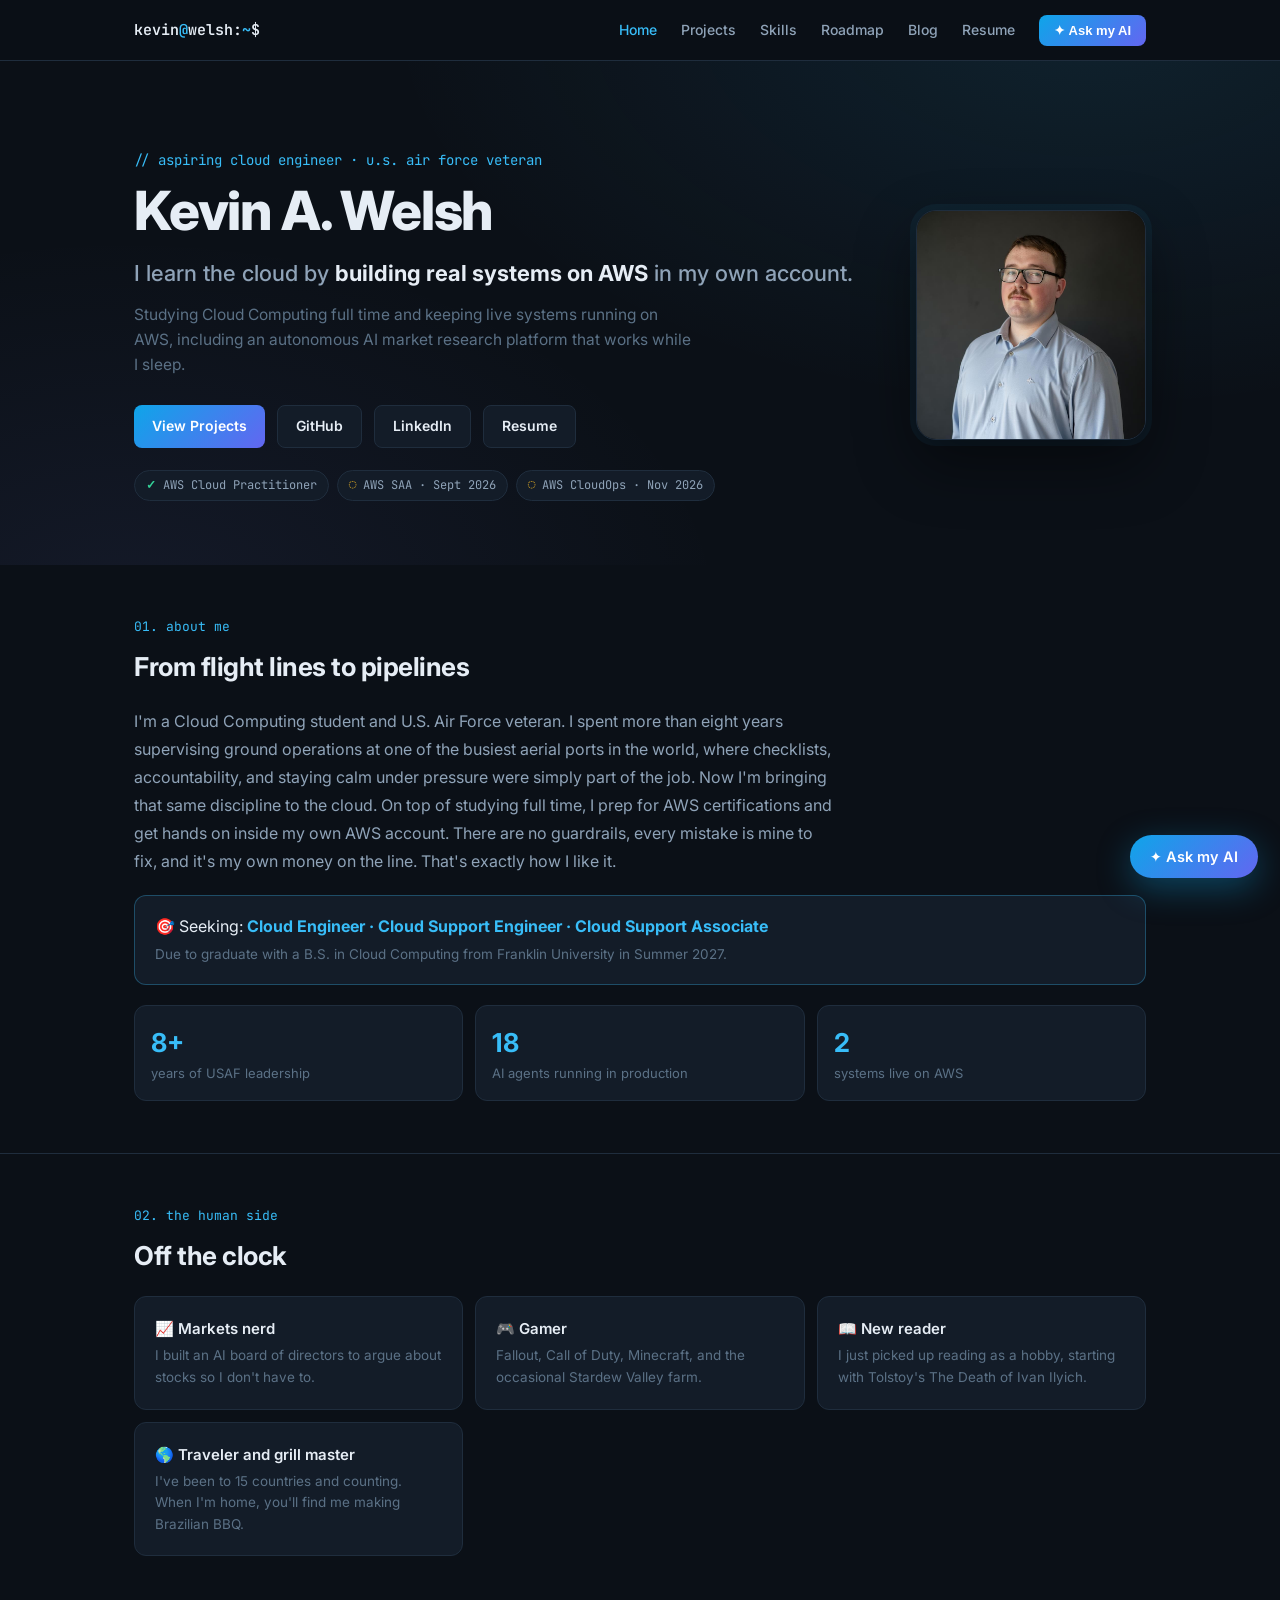
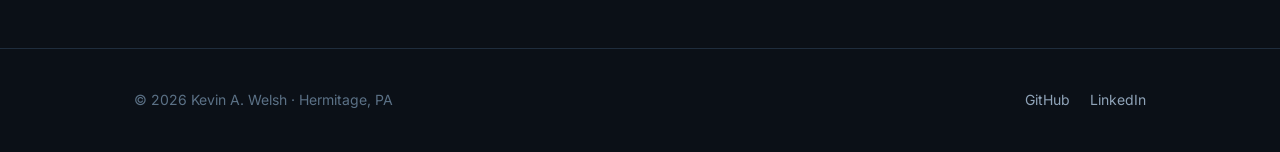
<file: index.html>
<!DOCTYPE html>
<html lang="en">
<head>
<meta charset="UTF-8">
<meta name="viewport" content="width=device-width, initial-scale=1.0">
<title>Kevin A. Welsh — Cloud Engineer</title>
<meta name="description" content="Kevin Welsh is a Cloud Computing student and U.S. Air Force veteran building real systems on AWS.">
<link rel="preconnect" href="https://fonts.googleapis.com">
<link rel="preconnect" href="https://fonts.gstatic.com" crossorigin>
<link href="https://fonts.googleapis.com/css2?family=Inter:wght@400;500;600;700;800&family=JetBrains+Mono:wght@400;500;600&display=swap" rel="stylesheet">
<link rel="stylesheet" href="style.css">
</head>
<body>

<nav>
  <div class="wrap nav-inner">
    <a class="logo" href="index.html">kevin<span>@</span>welsh:<span>~</span>$</a>
    <div class="nav-links">
      <a href="index.html" class="active">Home</a>
      <a href="projects.html">Projects</a>
      <a href="skills.html">Skills</a>
      <a href="roadmap.html">Roadmap</a>
      <a href="blog.html">Blog</a>
      <a href="resume.html">Resume</a>
      <button class="btn-ai btn" type="button">✦ Ask my AI</button>
    </div>
  </div>
</nav>

<header class="hero-wrap">
  <div class="wrap hero">
    <div class="hero-text">
      <div class="kicker">// aspiring cloud engineer · u.s. air force veteran</div>
      <h1>Kevin A. Welsh</h1>
      <div class="role">I learn the cloud by <b>building real systems on AWS</b> in my own account.</div>
      <p class="hero-sub">Studying Cloud Computing full time and keeping live systems running on AWS, including an autonomous AI market research platform that works while I sleep.</p>
      <div class="hero-cta">
        <a class="btn btn-primary" href="projects.html">View Projects</a>
        <a class="btn" href="https://github.com/Welsh-Kevin" target="_blank" rel="noopener">GitHub</a>
        <a class="btn" href="https://www.linkedin.com/in/welsh-kevin" target="_blank" rel="noopener">LinkedIn</a>
        <a class="btn" href="resume.html">Resume</a>
      </div>
      <div class="badges">
        <span class="badge"><b>✓</b> AWS Cloud Practitioner</span>
        <span class="badge"><b class="pend">◌</b> AWS SAA · Sept 2026</span>
        <span class="badge"><b class="pend">◌</b> AWS CloudOps · Nov 2026</span>
      </div>
    </div>
    <img class="hero-photo" src="photo.jpg" alt="Kevin A. Welsh" onerror="this.style.display='none'">
  </div>
</header>

<section id="about">
  <div class="wrap">
    <div class="sec-label">01. about me</div>
    <h2>From flight lines to pipelines</h2>
    <p class="lead">I'm a Cloud Computing student and U.S. Air Force veteran. I spent more than eight years supervising ground operations at one of the busiest aerial ports in the world, where checklists, accountability, and staying calm under pressure were simply part of the job. Now I'm bringing that same discipline to the cloud. On top of studying full time, I prep for AWS certifications and get hands on inside my own AWS account. There are no guardrails, every mistake is mine to fix, and it's my own money on the line. That's exactly how I like it.</p>

    <div class="seek">
      <div>🎯 Seeking: <b>Cloud Engineer · Cloud Support Engineer · Cloud Support Associate</b></div>
      <div class="sub">Due to graduate with a B.S. in Cloud Computing from Franklin University in Summer 2027.</div>
    </div>

    <div class="grid-3">
      <div class="stat"><div class="n">8+</div><div class="l">years of USAF leadership</div></div>
      <div class="stat"><div class="n">18</div><div class="l">AI agents running in production</div></div>
      <div class="stat"><div class="n">2</div><div class="l">systems live on AWS</div></div>
    </div>
  </div>
</section>

<section id="human">
  <div class="wrap">
    <div class="sec-label">02. the human side</div>
    <h2>Off the clock</h2>
    <div class="grid-2">
      <div class="card mini-card">
        <h4>📈 Markets nerd</h4>
        <p>I built an AI board of directors to argue about stocks so I don't have to.</p>
      </div>
      <div class="card mini-card">
        <h4>🎮 Gamer</h4>
        <p>Fallout, Call of Duty, Minecraft, and the occasional Stardew Valley farm.</p>
      </div>
      <div class="card mini-card">
        <h4>📖 New reader</h4>
        <p>I just picked up reading as a hobby, starting with Tolstoy's The Death of Ivan Ilyich.</p>
      </div>
      <div class="card mini-card">
        <h4>🌎 Traveler and grill master</h4>
        <p>I've been to 15 countries and counting. When I'm home, you'll find me making Brazilian BBQ.</p>
      </div>
    </div>
  </div>
</section>

<footer>
  <div class="wrap foot">
    <div>© 2026 Kevin A. Welsh · Hermitage, PA</div>
    <div class="foot-links">
      <a href="https://github.com/Welsh-Kevin" target="_blank" rel="noopener">GitHub</a>
      <a href="https://www.linkedin.com/in/welsh-kevin" target="_blank" rel="noopener">LinkedIn</a>
    </div>
  </div>
</footer>

<script src="site.js"></script>
</body>
</html>
</file>
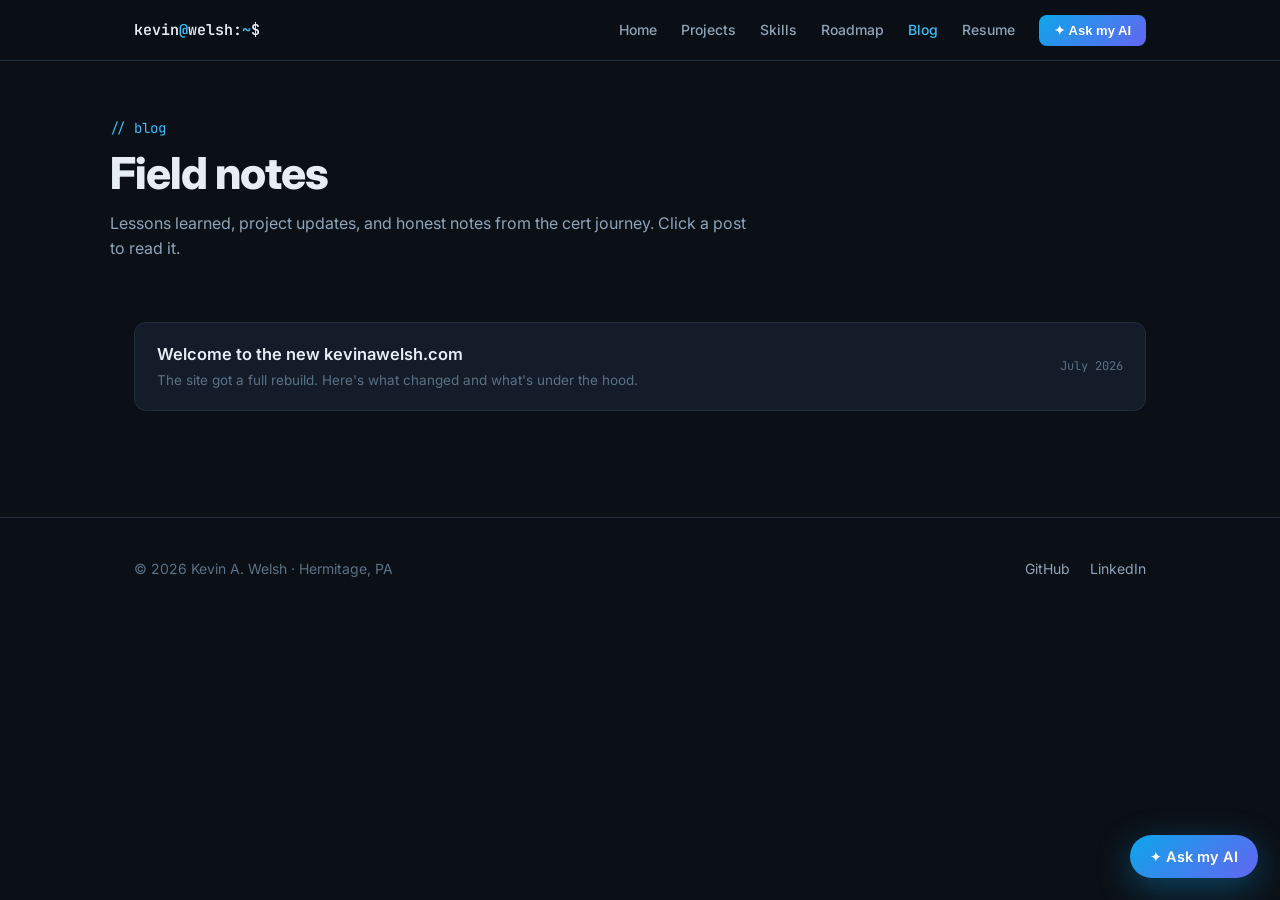
<file: blog.html>
<!DOCTYPE html>
<html lang="en">
<head>
<meta charset="UTF-8">
<meta name="viewport" content="width=device-width, initial-scale=1.0">
<title>Blog — Kevin A. Welsh</title>
<meta name="description" content="Field notes from Kevin Welsh: lessons learned, project updates, and the cert journey.">
<link rel="preconnect" href="https://fonts.googleapis.com">
<link rel="preconnect" href="https://fonts.gstatic.com" crossorigin>
<link href="https://fonts.googleapis.com/css2?family=Inter:wght@400;500;600;700;800&family=JetBrains+Mono:wght@400;500;600&display=swap" rel="stylesheet">
<link rel="stylesheet" href="style.css">
</head>
<body>

<nav>
  <div class="wrap nav-inner">
    <a class="logo" href="index.html">kevin<span>@</span>welsh:<span>~</span>$</a>
    <div class="nav-links">
      <a href="index.html">Home</a>
      <a href="projects.html">Projects</a>
      <a href="skills.html">Skills</a>
      <a href="roadmap.html">Roadmap</a>
      <a href="blog.html" class="active">Blog</a>
      <a href="resume.html">Resume</a>
      <button class="btn-ai btn" type="button">✦ Ask my AI</button>
    </div>
  </div>
</nav>

<div class="wrap page-head">
  <div class="kicker">// blog</div>
  <h1>Field notes</h1>
  <p class="page-sub">Lessons learned, project updates, and honest notes from the cert journey. Click a post to read it.</p>
</div>

<section>
  <div class="wrap" id="posts"></div>
</section>

<footer>
  <div class="wrap foot">
    <div>© 2026 Kevin A. Welsh · Hermitage, PA</div>
    <div class="foot-links">
      <a href="https://github.com/Welsh-Kevin" target="_blank" rel="noopener">GitHub</a>
      <a href="https://www.linkedin.com/in/welsh-kevin" target="_blank" rel="noopener">LinkedIn</a>
    </div>
  </div>
</footer>

<script>
/* ================= ADD BLOG POSTS HERE =================
   Newest post goes at the TOP of the list.
   Each post: date, title, summary (one line shown in the list),
   and body (an array of paragraphs, each in quotes).
   Write plain text. Push to publish.

   Template to copy:
   {
     date: "Month 2026",
     title: "Post title",
     summary: "One line shown under the title.",
     body: [
       "First paragraph.",
       "Second paragraph.",
     ],
   },
*/

const POSTS = [
  {
    date: "July 2026",
    title: "Welcome to the new kevinawelsh.com",
    summary: "The site got a full rebuild. Here's what changed and what's under the hood.",
    body: [
      "This site started as a single page hosting my resume for the Cloud Resume Challenge. It has grown into a full portfolio: projects, a roadmap recruiters can actually follow, this blog, and an AI assistant in the corner that runs on the same AWS and Bedrock stack I build with.",
      "Under the hood, nothing exotic. Static files on S3 behind CloudFront, deployed by GitHub Actions with the cache invalidated on every push. The AI assistant is a small Lambda with preset questions, response caching, and hard cost caps. Simple, cheap, and every piece of it is mine to maintain.",
    ],
  },
];
/* ================= END EDITABLE SECTION ================= */

document.getElementById("posts").innerHTML = POSTS.length ? POSTS.map(p => `
  <details class="post">
    <summary>
      <div><div class="pt">${p.title}</div><div class="ps">${p.summary}</div></div>
      <span class="pd">${p.date}</span>
    </summary>
    <div class="pbody">${p.body.map(t => `<p>${t}</p>`).join("")}</div>
  </details>`).join("")
  : '<div class="card" style="color:var(--muted)">First post coming soon.</div>';
</script>
<script src="site.js"></script>
</body>
</html>
</file>
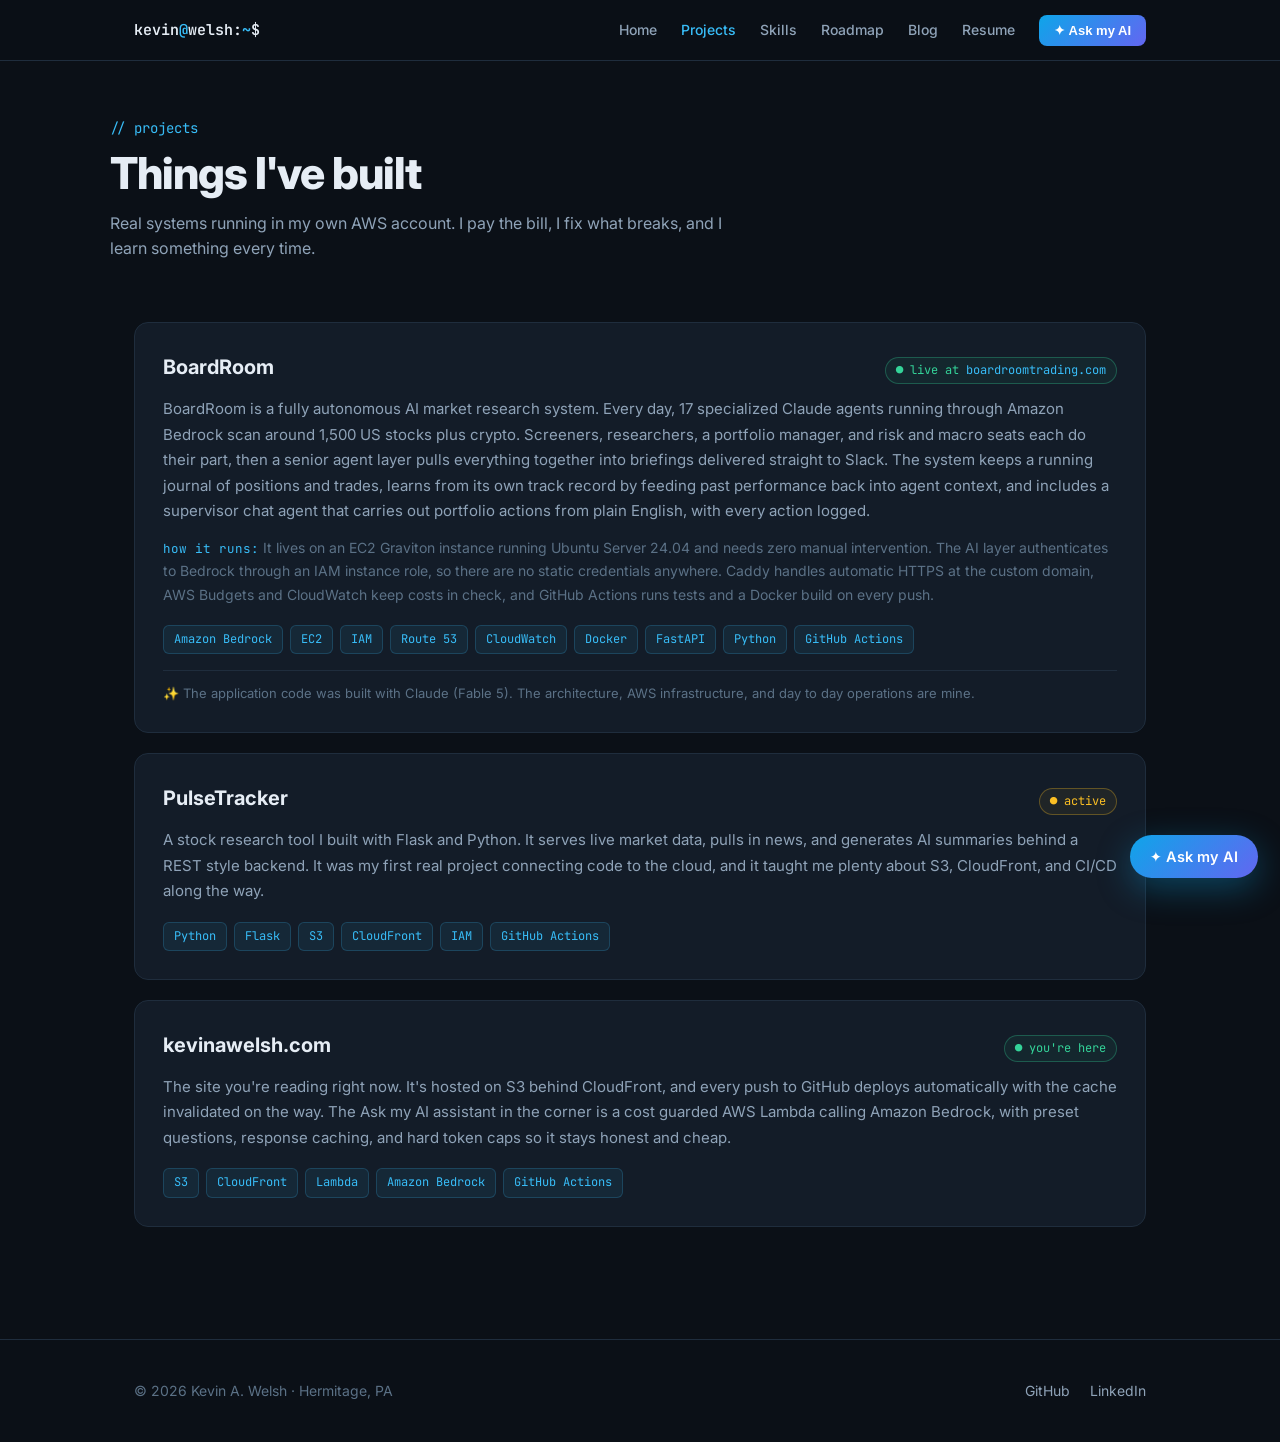
<file: projects.html>
<!DOCTYPE html>
<html lang="en">
<head>
<meta charset="UTF-8">
<meta name="viewport" content="width=device-width, initial-scale=1.0">
<title>Projects — Kevin A. Welsh</title>
<meta name="description" content="Projects Kevin Welsh has built on AWS, including BoardRoom, an autonomous AI market research system.">
<link rel="preconnect" href="https://fonts.googleapis.com">
<link rel="preconnect" href="https://fonts.gstatic.com" crossorigin>
<link href="https://fonts.googleapis.com/css2?family=Inter:wght@400;500;600;700;800&family=JetBrains+Mono:wght@400;500;600&display=swap" rel="stylesheet">
<link rel="stylesheet" href="style.css">
</head>
<body>

<nav>
  <div class="wrap nav-inner">
    <a class="logo" href="index.html">kevin<span>@</span>welsh:<span>~</span>$</a>
    <div class="nav-links">
      <a href="index.html">Home</a>
      <a href="projects.html" class="active">Projects</a>
      <a href="skills.html">Skills</a>
      <a href="roadmap.html">Roadmap</a>
      <a href="blog.html">Blog</a>
      <a href="resume.html">Resume</a>
      <button class="btn-ai btn" type="button">✦ Ask my AI</button>
    </div>
  </div>
</nav>

<div class="wrap page-head">
  <div class="kicker">// projects</div>
  <h1>Things I've built</h1>
  <p class="page-sub">Real systems running in my own AWS account. I pay the bill, I fix what breaks, and I learn something every time.</p>
</div>

<section>
  <div class="wrap">

    <!-- To add a project: copy one of the <div class="proj"> blocks below,
         paste it where you want it, and edit the text. That's it. -->

    <div class="proj">
      <div class="proj-head">
        <h3>BoardRoom</h3>
        <span class="proj-tag live">● live at <a href="https://boardroomtrading.com" target="_blank" rel="noopener">boardroomtrading.com</a></span>
      </div>
      <p>BoardRoom is a fully autonomous AI market research system. Every day, 17 specialized Claude agents running through Amazon Bedrock scan around 1,500 US stocks plus crypto. Screeners, researchers, a portfolio manager, and risk and macro seats each do their part, then a senior agent layer pulls everything together into briefings delivered straight to Slack. The system keeps a running journal of positions and trades, learns from its own track record by feeding past performance back into agent context, and includes a supervisor chat agent that carries out portfolio actions from plain English, with every action logged.</p>
      <p class="infra"><span class="k">how it runs:</span> It lives on an EC2 Graviton instance running Ubuntu Server 24.04 and needs zero manual intervention. The AI layer authenticates to Bedrock through an IAM instance role, so there are no static credentials anywhere. Caddy handles automatic HTTPS at the custom domain, AWS Budgets and CloudWatch keep costs in check, and GitHub Actions runs tests and a Docker build on every push.</p>
      <div class="stack">
        <span class="chip">Amazon Bedrock</span><span class="chip">EC2</span><span class="chip">IAM</span><span class="chip">Route 53</span><span class="chip">CloudWatch</span><span class="chip">Docker</span><span class="chip">FastAPI</span><span class="chip">Python</span><span class="chip">GitHub Actions</span>
      </div>
      <div class="credit">✨ The application code was built with Claude (Fable 5). The architecture, AWS infrastructure, and day to day operations are mine.</div>
    </div>

    <div class="proj">
      <div class="proj-head">
        <h3>PulseTracker</h3>
        <span class="proj-tag">● active</span>
      </div>
      <p>A stock research tool I built with Flask and Python. It serves live market data, pulls in news, and generates AI summaries behind a REST style backend. It was my first real project connecting code to the cloud, and it taught me plenty about S3, CloudFront, and CI/CD along the way.</p>
      <div class="stack">
        <span class="chip">Python</span><span class="chip">Flask</span><span class="chip">S3</span><span class="chip">CloudFront</span><span class="chip">IAM</span><span class="chip">GitHub Actions</span>
      </div>
    </div>

    <div class="proj">
      <div class="proj-head">
        <h3>kevinawelsh.com</h3>
        <span class="proj-tag live">● you're here</span>
      </div>
      <p>The site you're reading right now. It's hosted on S3 behind CloudFront, and every push to GitHub deploys automatically with the cache invalidated on the way. The Ask my AI assistant in the corner is a cost guarded AWS Lambda calling Amazon Bedrock, with preset questions, response caching, and hard token caps so it stays honest and cheap.</p>
      <div class="stack">
        <span class="chip">S3</span><span class="chip">CloudFront</span><span class="chip">Lambda</span><span class="chip">Amazon Bedrock</span><span class="chip">GitHub Actions</span>
      </div>
    </div>

  </div>
</section>

<footer>
  <div class="wrap foot">
    <div>© 2026 Kevin A. Welsh · Hermitage, PA</div>
    <div class="foot-links">
      <a href="https://github.com/Welsh-Kevin" target="_blank" rel="noopener">GitHub</a>
      <a href="https://www.linkedin.com/in/welsh-kevin" target="_blank" rel="noopener">LinkedIn</a>
    </div>
  </div>
</footer>

<script src="site.js"></script>
</body>
</html>
</file>
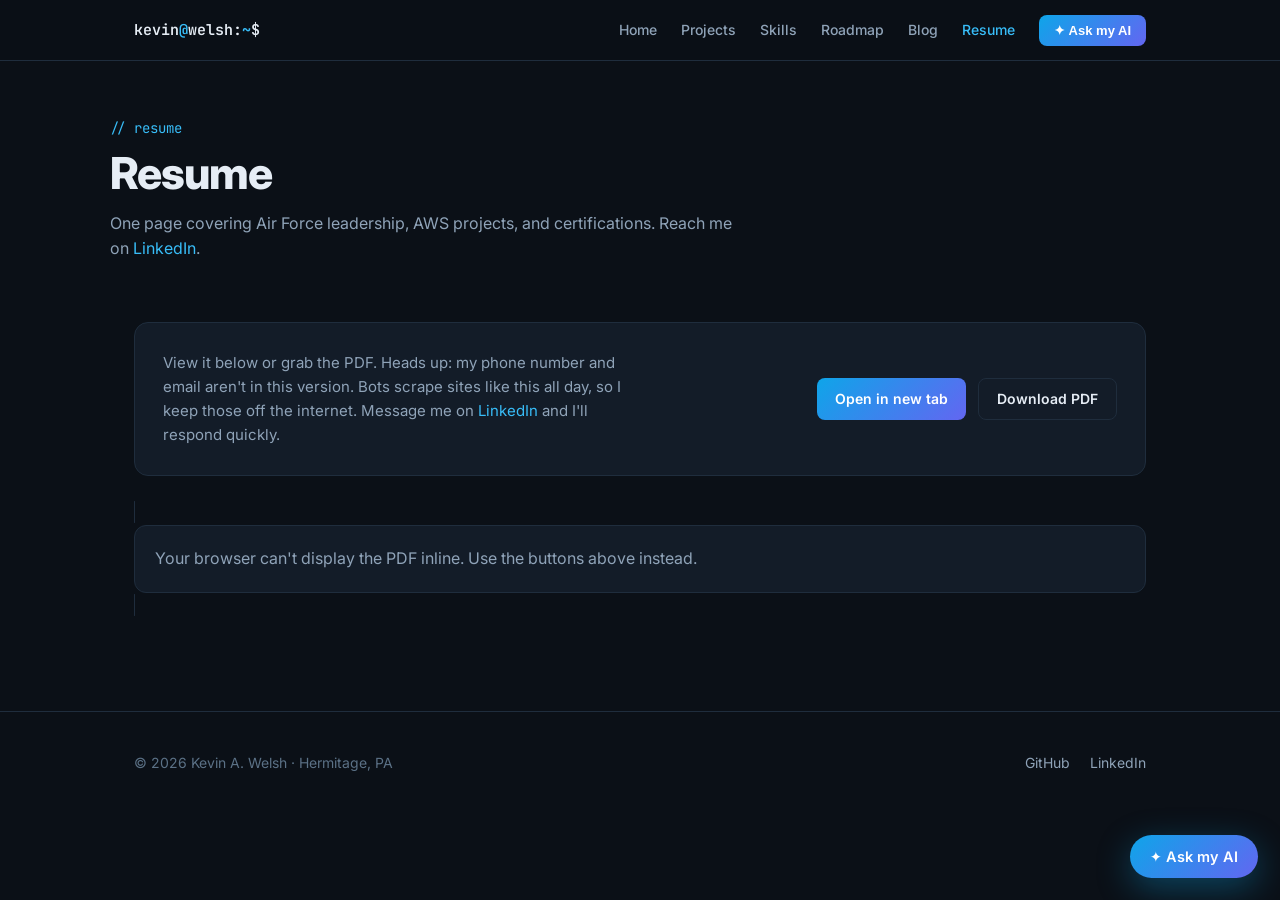
<file: resume.html>
<!DOCTYPE html>
<html lang="en">
<head>
<meta charset="UTF-8">
<meta name="viewport" content="width=device-width, initial-scale=1.0">
<title>Resume — Kevin A. Welsh</title>
<meta name="description" content="Kevin Welsh's resume.">
<link rel="preconnect" href="https://fonts.googleapis.com">
<link rel="preconnect" href="https://fonts.gstatic.com" crossorigin>
<link href="https://fonts.googleapis.com/css2?family=Inter:wght@400;500;600;700;800&family=JetBrains+Mono:wght@400;500;600&display=swap" rel="stylesheet">
<link rel="stylesheet" href="style.css">
</head>
<body>

<nav>
  <div class="wrap nav-inner">
    <a class="logo" href="index.html">kevin<span>@</span>welsh:<span>~</span>$</a>
    <div class="nav-links">
      <a href="index.html">Home</a>
      <a href="projects.html">Projects</a>
      <a href="skills.html">Skills</a>
      <a href="roadmap.html">Roadmap</a>
      <a href="blog.html">Blog</a>
      <a href="resume.html" class="active">Resume</a>
      <button class="btn-ai btn" type="button">✦ Ask my AI</button>
    </div>
  </div>
</nav>

<div class="wrap page-head">
  <div class="kicker">// resume</div>
  <h1>Resume</h1>
  <p class="page-sub">One page covering Air Force leadership, AWS projects, and certifications. Reach me on <a href="https://www.linkedin.com/in/welsh-kevin" target="_blank" rel="noopener">LinkedIn</a>.</p>
</div>

<section>
  <div class="wrap">
    <div class="resume-box">
      <p>View it below or grab the PDF. Heads up: my phone number and email aren't in this version. Bots scrape sites like this all day, so I keep those off the internet. Message me on <a href="https://www.linkedin.com/in/welsh-kevin" target="_blank" rel="noopener">LinkedIn</a> and I'll respond quickly.</p>
      <div style="display:flex;gap:12px;flex-wrap:wrap">
        <a class="btn btn-primary" href="Kevin_Welsh_Resume.pdf" target="_blank">Open in new tab</a>
        <a class="btn" href="Kevin_Welsh_Resume.pdf" download>Download PDF</a>
      </div>
    </div>
    <object class="pdf-frame" data="Kevin_Welsh_Resume.pdf" type="application/pdf">
      <div class="card" style="color:var(--muted)">Your browser can't display the PDF inline. Use the buttons above instead.</div>
    </object>
  </div>
</section>

<footer>
  <div class="wrap foot">
    <div>© 2026 Kevin A. Welsh · Hermitage, PA</div>
    <div class="foot-links">
      <a href="https://github.com/Welsh-Kevin" target="_blank" rel="noopener">GitHub</a>
      <a href="https://www.linkedin.com/in/welsh-kevin" target="_blank" rel="noopener">LinkedIn</a>
    </div>
  </div>
</footer>

<script src="site.js"></script>
</body>
</html>
</file>
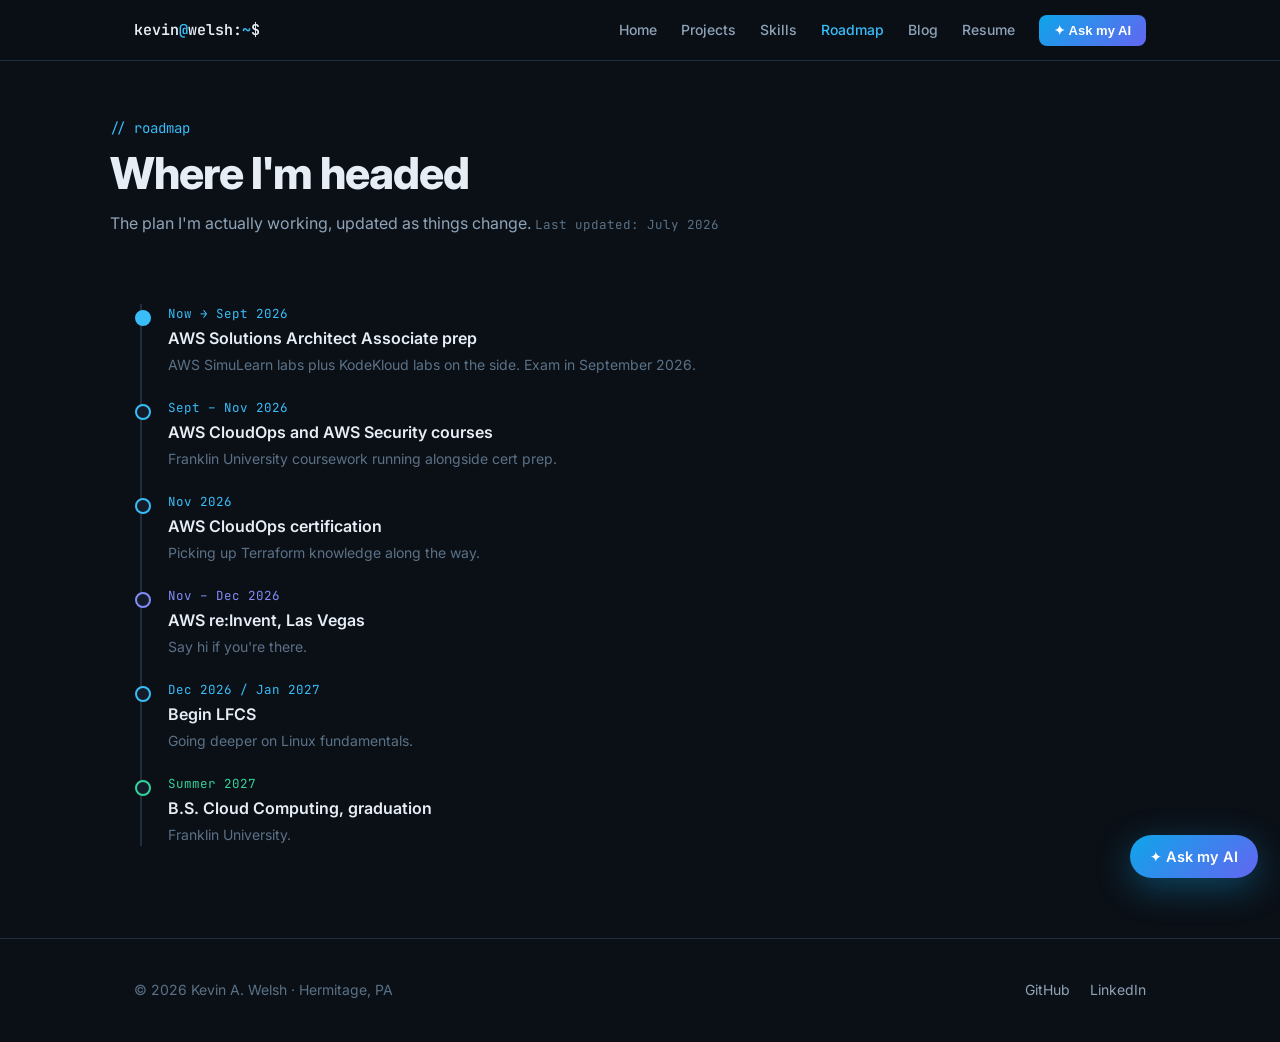
<file: roadmap.html>
<!DOCTYPE html>
<html lang="en">
<head>
<meta charset="UTF-8">
<meta name="viewport" content="width=device-width, initial-scale=1.0">
<title>Roadmap — Kevin A. Welsh</title>
<meta name="description" content="Kevin Welsh's certification and learning roadmap.">
<link rel="preconnect" href="https://fonts.googleapis.com">
<link rel="preconnect" href="https://fonts.gstatic.com" crossorigin>
<link href="https://fonts.googleapis.com/css2?family=Inter:wght@400;500;600;700;800&family=JetBrains+Mono:wght@400;500;600&display=swap" rel="stylesheet">
<link rel="stylesheet" href="style.css">
</head>
<body>

<nav>
  <div class="wrap nav-inner">
    <a class="logo" href="index.html">kevin<span>@</span>welsh:<span>~</span>$</a>
    <div class="nav-links">
      <a href="index.html">Home</a>
      <a href="projects.html">Projects</a>
      <a href="skills.html">Skills</a>
      <a href="roadmap.html" class="active">Roadmap</a>
      <a href="blog.html">Blog</a>
      <a href="resume.html">Resume</a>
      <button class="btn-ai btn" type="button">✦ Ask my AI</button>
    </div>
  </div>
</nav>

<div class="wrap page-head">
  <div class="kicker">// roadmap</div>
  <h1>Where I'm headed</h1>
  <p class="page-sub">The plan I'm actually working, updated as things change. <span class="stamp" id="stamp"></span></p>
</div>

<section>
  <div class="wrap">
    <div class="timeline" id="timeline"></div>
  </div>
</section>

<footer>
  <div class="wrap foot">
    <div>© 2026 Kevin A. Welsh · Hermitage, PA</div>
    <div class="foot-links">
      <a href="https://github.com/Welsh-Kevin" target="_blank" rel="noopener">GitHub</a>
      <a href="https://www.linkedin.com/in/welsh-kevin" target="_blank" rel="noopener">LinkedIn</a>
    </div>
  </div>
</footer>

<script>
/* ================= EDIT YOUR ROADMAP HERE =================
   Each item: when, title, note, and a type that sets the dot color:
     "current"  = solid blue dot (what you're doing now)
     "step"     = blue ring (upcoming step)
     "event"    = purple ring (events like re:Invent)
     "goal"     = green ring (big milestones)
   Add, remove, or reorder items freely, update LAST_UPDATED, push. */

const LAST_UPDATED = "July 2026";

const ROADMAP = [
  { when: "Now → Sept 2026", title: "AWS Solutions Architect Associate prep", note: "AWS SimuLearn labs plus KodeKloud labs on the side. Exam in September 2026.", type: "current" },
  { when: "Sept – Nov 2026", title: "AWS CloudOps and AWS Security courses", note: "Franklin University coursework running alongside cert prep.", type: "step" },
  { when: "Nov 2026", title: "AWS CloudOps certification", note: "Picking up Terraform knowledge along the way.", type: "step" },
  { when: "Nov – Dec 2026", title: "AWS re:Invent, Las Vegas", note: "Say hi if you're there.", type: "event" },
  { when: "Dec 2026 / Jan 2027", title: "Begin LFCS", note: "Going deeper on Linux fundamentals.", type: "step" },
  { when: "Summer 2027", title: "B.S. Cloud Computing, graduation", note: "Franklin University.", type: "goal" },
];
/* ================= END EDITABLE SECTION ================= */

document.getElementById("stamp").textContent = "Last updated: " + LAST_UPDATED;
document.getElementById("timeline").innerHTML = ROADMAP.map(r => `
  <div class="tl-item ${r.type === "current" ? "current" : r.type}">
    <div class="tl-when">${r.when}</div>
    <div class="tl-title">${r.title}</div>
    <div class="tl-note">${r.note}</div>
  </div>`).join("");
</script>
<script src="site.js"></script>
</body>
</html>
</file>
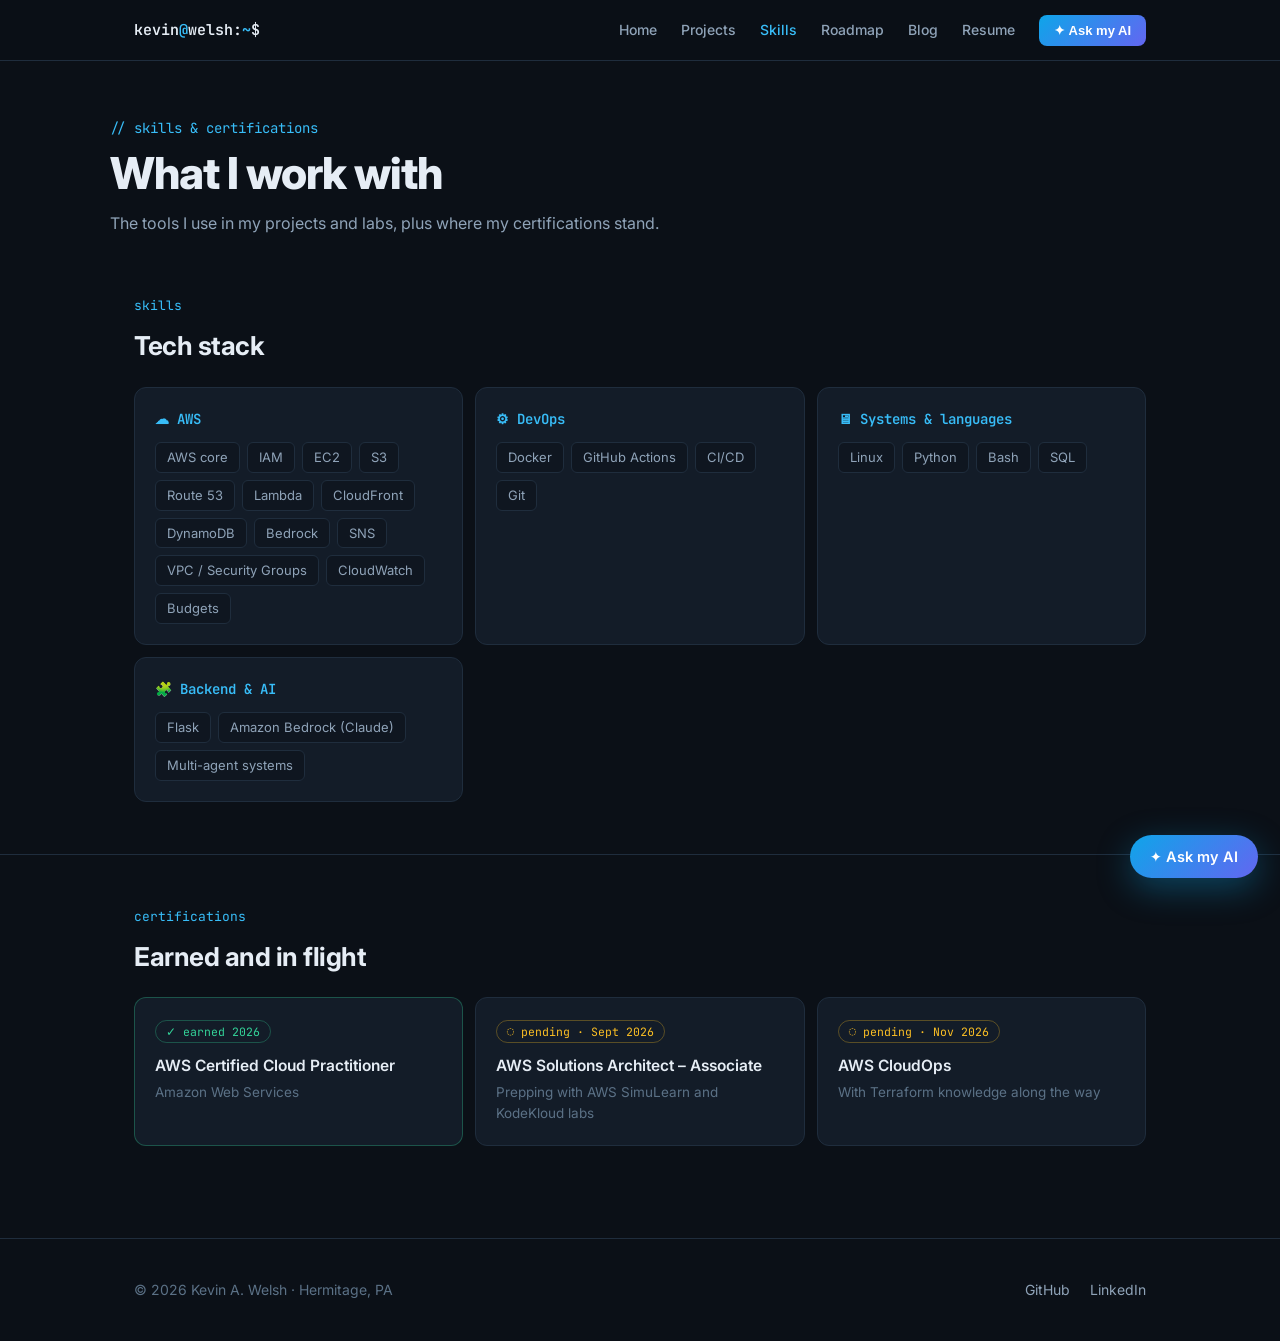
<file: skills.html>
<!DOCTYPE html>
<html lang="en">
<head>
<meta charset="UTF-8">
<meta name="viewport" content="width=device-width, initial-scale=1.0">
<title>Skills — Kevin A. Welsh</title>
<meta name="description" content="Kevin Welsh's skills and certifications.">
<link rel="preconnect" href="https://fonts.googleapis.com">
<link rel="preconnect" href="https://fonts.gstatic.com" crossorigin>
<link href="https://fonts.googleapis.com/css2?family=Inter:wght@400;500;600;700;800&family=JetBrains+Mono:wght@400;500;600&display=swap" rel="stylesheet">
<link rel="stylesheet" href="style.css">
</head>
<body>

<nav>
  <div class="wrap nav-inner">
    <a class="logo" href="index.html">kevin<span>@</span>welsh:<span>~</span>$</a>
    <div class="nav-links">
      <a href="index.html">Home</a>
      <a href="projects.html">Projects</a>
      <a href="skills.html" class="active">Skills</a>
      <a href="roadmap.html">Roadmap</a>
      <a href="blog.html">Blog</a>
      <a href="resume.html">Resume</a>
      <button class="btn-ai btn" type="button">✦ Ask my AI</button>
    </div>
  </div>
</nav>

<div class="wrap page-head">
  <div class="kicker">// skills &amp; certifications</div>
  <h1>What I work with</h1>
  <p class="page-sub">The tools I use in my projects and labs, plus where my certifications stand.</p>
</div>

<section>
  <div class="wrap">
    <div class="sec-label">skills</div>
    <h2>Tech stack</h2>
    <div class="grid-2">
      <div class="skill-card"><h4>☁ AWS</h4><div class="tags">
        <span class="tag">AWS core</span><span class="tag">IAM</span><span class="tag">EC2</span><span class="tag">S3</span><span class="tag">Route 53</span><span class="tag">Lambda</span><span class="tag">CloudFront</span><span class="tag">DynamoDB</span><span class="tag">Bedrock</span><span class="tag">SNS</span><span class="tag">VPC / Security Groups</span><span class="tag">CloudWatch</span><span class="tag">Budgets</span>
      </div></div>
      <div class="skill-card"><h4>⚙ DevOps</h4><div class="tags">
        <span class="tag">Docker</span><span class="tag">GitHub Actions</span><span class="tag">CI/CD</span><span class="tag">Git</span>
      </div></div>
      <div class="skill-card"><h4>🖥 Systems &amp; languages</h4><div class="tags">
        <span class="tag">Linux</span><span class="tag">Python</span><span class="tag">Bash</span><span class="tag">SQL</span>
      </div></div>
      <div class="skill-card"><h4>🧩 Backend &amp; AI</h4><div class="tags">
        <span class="tag">Flask</span><span class="tag">Amazon Bedrock (Claude)</span><span class="tag">Multi-agent systems</span>
      </div></div>
    </div>
  </div>
</section>

<section>
  <div class="wrap">
    <div class="sec-label">certifications</div>
    <h2>Earned and in flight</h2>
    <div class="grid-3">
      <div class="cert earned">
        <span class="pill done">✓ earned 2026</span>
        <h4>AWS Certified Cloud Practitioner</h4>
        <p>Amazon Web Services</p>
      </div>
      <div class="cert">
        <span class="pill pend">◌ pending · Sept 2026</span>
        <h4>AWS Solutions Architect – Associate</h4>
        <p>Prepping with AWS SimuLearn and KodeKloud labs</p>
      </div>
      <div class="cert">
        <span class="pill pend">◌ pending · Nov 2026</span>
        <h4>AWS CloudOps</h4>
        <p>With Terraform knowledge along the way</p>
      </div>
    </div>
  </div>
</section>

<footer>
  <div class="wrap foot">
    <div>© 2026 Kevin A. Welsh · Hermitage, PA</div>
    <div class="foot-links">
      <a href="https://github.com/Welsh-Kevin" target="_blank" rel="noopener">GitHub</a>
      <a href="https://www.linkedin.com/in/welsh-kevin" target="_blank" rel="noopener">LinkedIn</a>
    </div>
  </div>
</footer>

<script src="site.js"></script>
</body>
</html>
</file>
<file: style.css>
:root{
  --bg:#0b1017; --bg2:#0f1620; --card:#131c28; --card2:#17222f;
  --border:#1f2d3d; --text:#e6edf5; --muted:#8fa3b8; --dim:#5b7186;
  --accent:#38bdf8; --accent2:#818cf8; --green:#34d399; --amber:#fbbf24;
  --mono:'JetBrains Mono',monospace; --sans:'Inter',system-ui,sans-serif;
}
*{margin:0;padding:0;box-sizing:border-box}
html{scroll-behavior:smooth}
body{background:var(--bg);color:var(--text);font-family:var(--sans);line-height:1.6;-webkit-font-smoothing:antialiased}
a{color:var(--accent);text-decoration:none}
a:hover{text-decoration:underline}
.wrap{max-width:1060px;margin:0 auto;padding:0 24px}

/* nav */
nav{position:sticky;top:0;z-index:50;background:rgba(11,16,23,.85);backdrop-filter:blur(12px);border-bottom:1px solid var(--border)}
.nav-inner{display:flex;align-items:center;justify-content:space-between;height:60px}
.logo{font-family:var(--mono);font-weight:600;font-size:15px;color:var(--text)}
.logo span{color:var(--accent)}
.logo:hover{text-decoration:none}
.nav-links{display:flex;gap:24px;align-items:center}
.nav-links a{color:var(--muted);font-size:14px;font-weight:500}
.nav-links a:hover{color:var(--text);text-decoration:none}
.nav-links a.active{color:var(--accent)}
.btn{display:inline-flex;align-items:center;gap:8px;padding:9px 18px;border-radius:8px;font-size:14px;font-weight:600;border:1px solid var(--border);color:var(--text);background:var(--card);cursor:pointer;transition:.18s}
.btn:hover{border-color:var(--accent);color:var(--accent);text-decoration:none;transform:translateY(-1px)}
.btn-primary{background:linear-gradient(135deg,#0ea5e9,#6366f1);border:none;color:#fff}
.btn-primary:hover{color:#fff;filter:brightness(1.12)}
.btn-ai{background:linear-gradient(135deg,#0ea5e9,#6366f1);border:none;color:#fff;font-size:13px;padding:8px 15px}
.btn-ai:hover{color:#fff;filter:brightness(1.12)}

/* page header */
.page-head{padding:56px 0 8px}
.kicker{font-family:var(--mono);color:var(--accent);font-size:14px;margin-bottom:10px}
h1{font-size:clamp(30px,5vw,44px);font-weight:800;letter-spacing:-1px;line-height:1.12}
.page-sub{color:var(--muted);max-width:640px;margin-top:12px;font-size:16px}
.stamp{font-family:var(--mono);font-size:12.5px;color:var(--dim)}

/* hero (home) */
header.hero-wrap{padding:88px 0 64px;background:
  radial-gradient(700px 400px at 85% -10%,rgba(56,189,248,.10),transparent),
  radial-gradient(600px 380px at 10% 110%,rgba(129,140,248,.08),transparent)}
.hero{display:flex;gap:56px;align-items:center;flex-wrap:wrap}
.hero-text{flex:1;min-width:300px}
.hero h1{font-size:clamp(34px,5.5vw,54px);letter-spacing:-1.2px}
.role{font-size:clamp(17px,2.4vw,22px);color:var(--muted);margin:14px 0 6px;font-weight:500}
.role b{color:var(--text)}
.hero-sub{color:var(--dim);max-width:560px;margin-top:12px;font-size:15.5px}
.hero-cta{display:flex;gap:12px;margin-top:28px;flex-wrap:wrap}
.hero-photo{width:230px;height:230px;border-radius:20px;object-fit:cover;object-position:top;border:1px solid var(--border);box-shadow:0 24px 60px rgba(0,0,0,.45),0 0 0 6px rgba(56,189,248,.06)}
.badges{display:flex;gap:8px;flex-wrap:wrap;margin-top:22px}
.badge{font-family:var(--mono);font-size:12px;color:var(--muted);border:1px solid var(--border);background:var(--card);padding:5px 11px;border-radius:99px}
.badge b{color:var(--green);font-weight:600}
.badge b.pend{color:var(--amber)}

/* sections */
section{padding:52px 0}
section + section{border-top:1px solid var(--border)}
.sec-label{font-family:var(--mono);color:var(--accent);font-size:13px;margin-bottom:8px}
h2{font-size:26px;font-weight:700;letter-spacing:-.5px;margin-bottom:20px}
.lead{color:var(--muted);max-width:700px;font-size:16px;line-height:1.75}

/* cards & grids */
.card{background:var(--card);border:1px solid var(--border);border-radius:12px;padding:20px}
.grid-2{display:grid;grid-template-columns:repeat(auto-fit,minmax(260px,1fr));gap:12px}
.grid-3{display:grid;grid-template-columns:repeat(auto-fit,minmax(180px,1fr));gap:12px}
.stat{background:var(--card);border:1px solid var(--border);border-radius:12px;padding:16px}
.stat .n{font-size:26px;font-weight:700;color:var(--accent)}
.stat .l{font-size:13px;color:var(--dim)}
.mini-card h4{font-size:15px;font-weight:600}
.mini-card h4 i{color:var(--accent);margin-right:6px}
.mini-card p{font-size:13.5px;color:var(--dim);margin-top:4px}
.seek{background:var(--card);border:1px solid rgba(56,189,248,.3);border-radius:12px;padding:18px 20px;margin:20px 0}
.seek b{color:var(--accent)}
.seek .sub{font-size:13.5px;color:var(--dim);margin-top:4px}

/* projects */
.proj{background:var(--card);border:1px solid var(--border);border-radius:14px;padding:28px;margin-bottom:20px;transition:.18s}
.proj:hover{border-color:#2c4258}
.proj-head{display:flex;justify-content:space-between;align-items:baseline;gap:14px;flex-wrap:wrap}
.proj h3{font-size:20px;font-weight:700}
.proj-tag{font-family:var(--mono);font-size:12px;color:var(--amber);border:1px solid rgba(251,191,36,.3);background:rgba(251,191,36,.06);padding:3px 10px;border-radius:99px;white-space:nowrap}
.proj-tag.live{color:var(--green);border-color:rgba(52,211,153,.3);background:rgba(52,211,153,.06)}
.proj p{color:var(--muted);margin-top:12px;font-size:15px;line-height:1.7}
.proj .infra{font-size:14px;color:var(--dim);margin-top:12px;line-height:1.7}
.proj .infra .k{font-family:var(--mono);font-size:12.5px;color:var(--accent)}
.stack{display:flex;gap:7px;flex-wrap:wrap;margin-top:18px}
.chip{font-family:var(--mono);font-size:12px;color:var(--accent);background:rgba(56,189,248,.07);border:1px solid rgba(56,189,248,.2);padding:4px 10px;border-radius:6px}
.credit{border-top:1px solid var(--border);margin-top:16px;padding-top:12px;font-size:13px;color:var(--dim)}
.credit i{color:var(--accent2)}

/* skills */
.skill-card{background:var(--card);border:1px solid var(--border);border-radius:12px;padding:20px}
.skill-card h4{font-size:14px;font-family:var(--mono);color:var(--accent);margin-bottom:12px;font-weight:600}
.tags{display:flex;gap:7px;flex-wrap:wrap}
.tag{font-size:13px;color:var(--muted);background:var(--bg2);border:1px solid var(--border);padding:4px 11px;border-radius:6px}

/* certs */
.cert{background:var(--card);border:1px solid var(--border);border-radius:12px;padding:20px}
.cert.earned{border-color:rgba(52,211,153,.3)}
.cert .pill{font-family:var(--mono);font-size:11.5px;padding:3px 10px;border-radius:99px}
.cert .pill.done{color:var(--green);border:1px solid rgba(52,211,153,.3)}
.cert .pill.pend{color:var(--amber);border:1px solid rgba(251,191,36,.3)}
.cert h4{font-size:15.5px;font-weight:600;margin-top:10px}
.cert p{color:var(--dim);font-size:13.5px;margin-top:3px}

/* roadmap */
.timeline{border-left:2px solid var(--border);margin:8px 0 0 6px;padding-left:26px;display:flex;flex-direction:column;gap:22px;max-width:640px}
.tl-item{position:relative}
.tl-item::before{content:"";position:absolute;left:-33px;top:6px;width:12px;height:12px;border-radius:50%;background:var(--card);border:2px solid var(--accent)}
.tl-item.current::before{background:var(--accent)}
.tl-item.event::before{border-color:var(--accent2)}
.tl-item.goal::before{border-color:var(--green)}
.tl-when{font-family:var(--mono);font-size:12.5px;color:var(--accent)}
.tl-item.event .tl-when{color:var(--accent2)}
.tl-item.goal .tl-when{color:var(--green)}
.tl-title{font-size:16px;font-weight:600;margin-top:2px}
.tl-note{font-size:14px;color:var(--dim);margin-top:2px}

/* blog */
.post{background:var(--card);border:1px solid var(--border);border-radius:12px;margin-bottom:14px;overflow:hidden}
.post summary{list-style:none;cursor:pointer;padding:18px 22px;display:flex;justify-content:space-between;align-items:center;gap:14px}
.post summary::-webkit-details-marker{display:none}
.post summary:hover{background:var(--card2)}
.post .pt{font-size:16.5px;font-weight:600}
.post .ps{font-size:13.5px;color:var(--dim);margin-top:3px}
.post .pd{font-family:var(--mono);font-size:12px;color:var(--dim);white-space:nowrap}
.post .pbody{padding:0 22px 20px;color:var(--muted);font-size:15px;line-height:1.75}
.post .pbody p{margin-top:12px}

/* resume */
.resume-box{background:var(--card);border:1px solid var(--border);border-radius:14px;padding:28px;display:flex;justify-content:space-between;align-items:center;gap:20px;flex-wrap:wrap;margin-bottom:24px}
.resume-box p{color:var(--muted);font-size:15px;max-width:480px}
.pdf-frame{width:100%;height:900px;border:1px solid var(--border);border-radius:12px;background:var(--bg2)}

/* footer */
footer{border-top:1px solid var(--border);padding:40px 0;color:var(--dim);font-size:14px;margin-top:40px}
.foot{display:flex;justify-content:space-between;gap:16px;flex-wrap:wrap;align-items:center}
.foot-links{display:flex;gap:20px}
.foot-links a{color:var(--muted)}

/* AI panel */
.ai-fab{position:fixed;right:22px;bottom:22px;z-index:60;display:flex;align-items:center;gap:10px;padding:13px 20px;border-radius:99px;border:none;cursor:pointer;font-family:var(--sans);font-size:14.5px;font-weight:600;color:#fff;background:linear-gradient(135deg,#0ea5e9,#6366f1);box-shadow:0 10px 34px rgba(14,165,233,.35);transition:.18s}
.ai-fab:hover{transform:translateY(-2px);filter:brightness(1.1)}
.ai-panel{position:fixed;right:22px;bottom:88px;z-index:60;width:min(400px,calc(100vw - 44px));max-height:min(600px,calc(100vh - 120px));background:var(--bg2);border:1px solid var(--border);border-radius:16px;box-shadow:0 24px 70px rgba(0,0,0,.55);display:none;flex-direction:column;overflow:hidden}
.ai-panel.open{display:flex}
.ai-head{padding:16px 18px;border-bottom:1px solid var(--border);display:flex;justify-content:space-between;align-items:center;background:var(--card)}
.ai-head h4{font-size:15px;font-weight:700}
.ai-head p{font-size:12px;color:var(--dim)}
.ai-close{background:none;border:none;color:var(--dim);font-size:20px;cursor:pointer;line-height:1}
.ai-close:hover{color:var(--text)}
.ai-body{padding:16px 18px;overflow-y:auto;flex:1}
.ai-msg{background:var(--card);border:1px solid var(--border);border-radius:12px;padding:13px 15px;font-size:14px;color:var(--muted);margin-bottom:12px;white-space:pre-wrap}
.ai-msg.user{background:rgba(56,189,248,.08);border-color:rgba(56,189,248,.25);color:var(--text)}
.ai-prompts{padding:14px 18px 18px;border-top:1px solid var(--border);display:flex;flex-direction:column;gap:8px;background:var(--card)}
.ai-prompts .hint{font-size:11.5px;color:var(--dim);font-family:var(--mono);margin-bottom:2px}
.ai-prompt{text-align:left;background:var(--bg2);border:1px solid var(--border);color:var(--text);border-radius:9px;padding:10px 13px;font-size:13.5px;font-family:var(--sans);cursor:pointer;transition:.15s}
.ai-prompt:hover:not(:disabled){border-color:var(--accent);color:var(--accent)}
.ai-prompt:disabled{opacity:.45;cursor:default}
.typing{display:inline-block}
.typing span{display:inline-block;width:6px;height:6px;border-radius:50%;background:var(--accent);margin-right:4px;animation:blink 1.2s infinite}
.typing span:nth-child(2){animation-delay:.2s}
.typing span:nth-child(3){animation-delay:.4s}
@keyframes blink{0%,80%,100%{opacity:.25}40%{opacity:1}}

@media(max-width:760px){
  .nav-links a:not(.btn-ai){font-size:12.5px}
  .nav-links{gap:14px}
  .hero{gap:32px}
  .hero-photo{width:170px;height:170px}
  .pdf-frame{height:560px}
}
</file>
